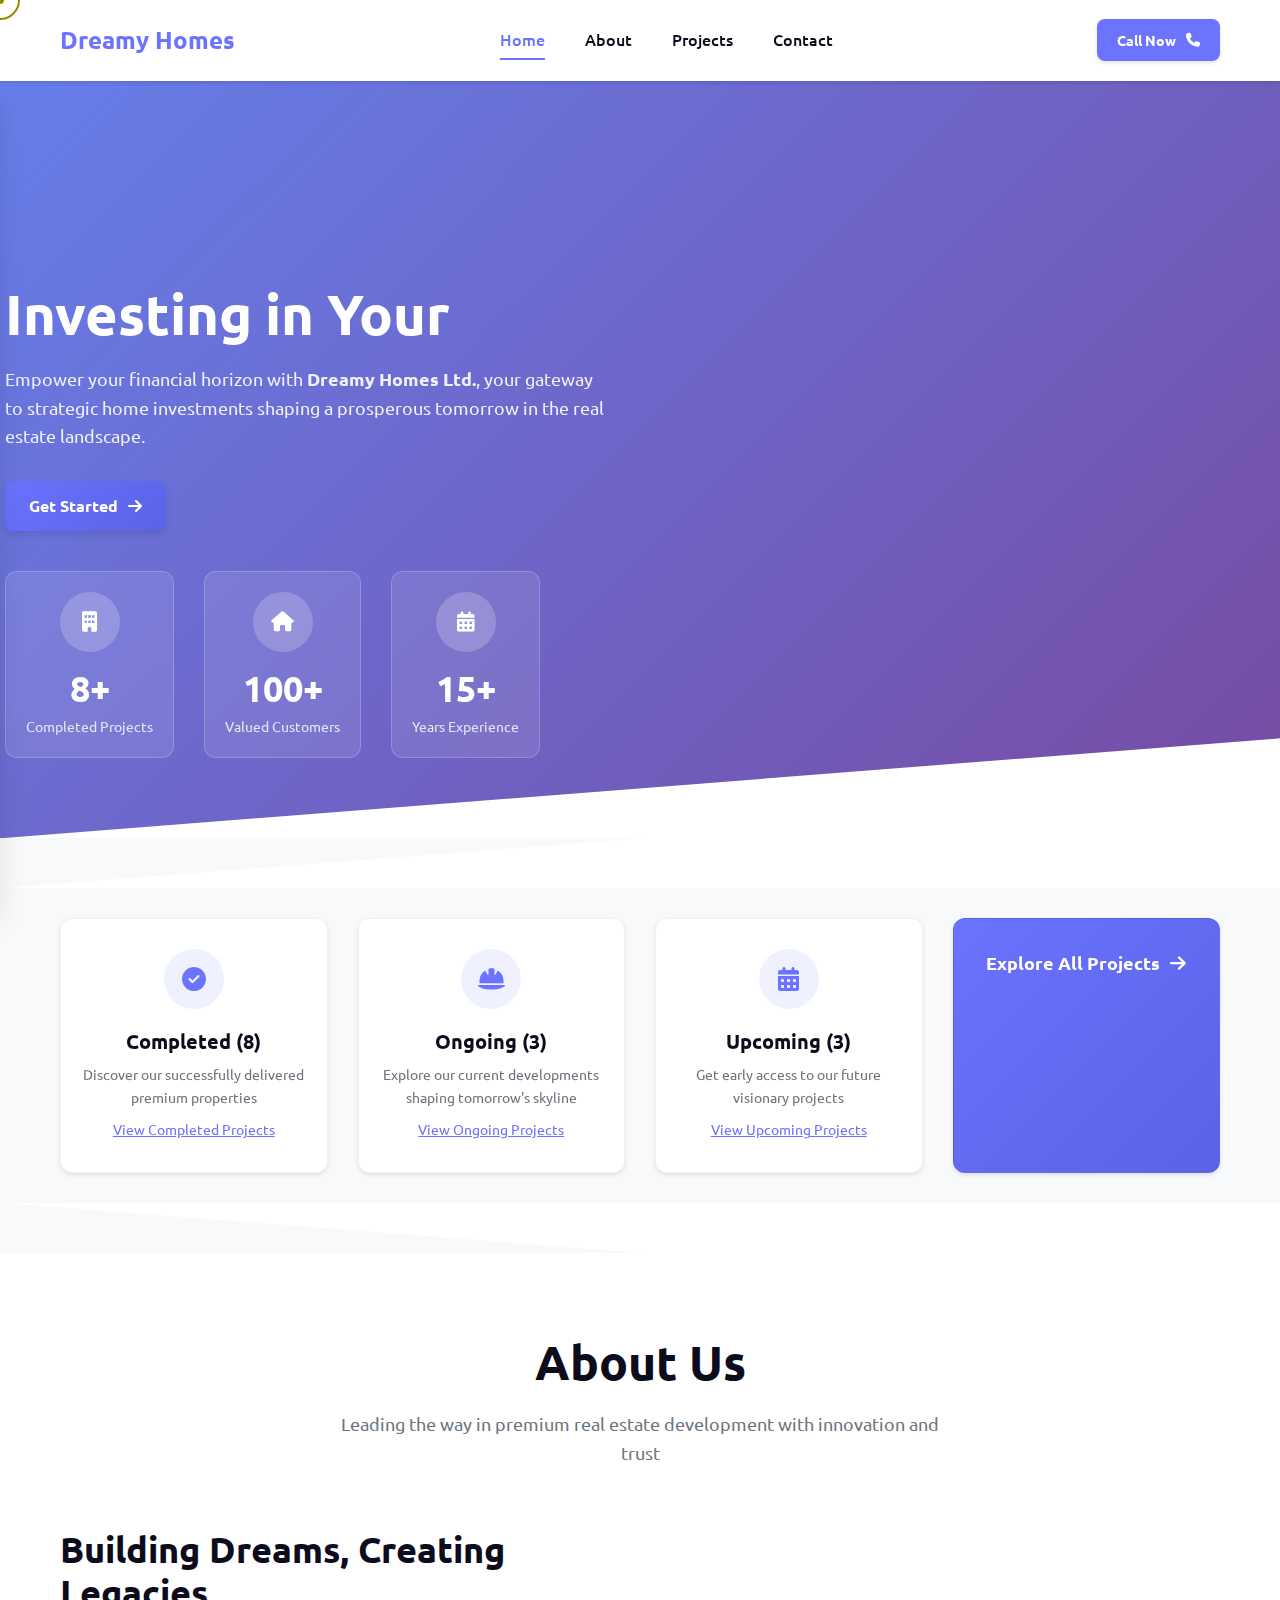
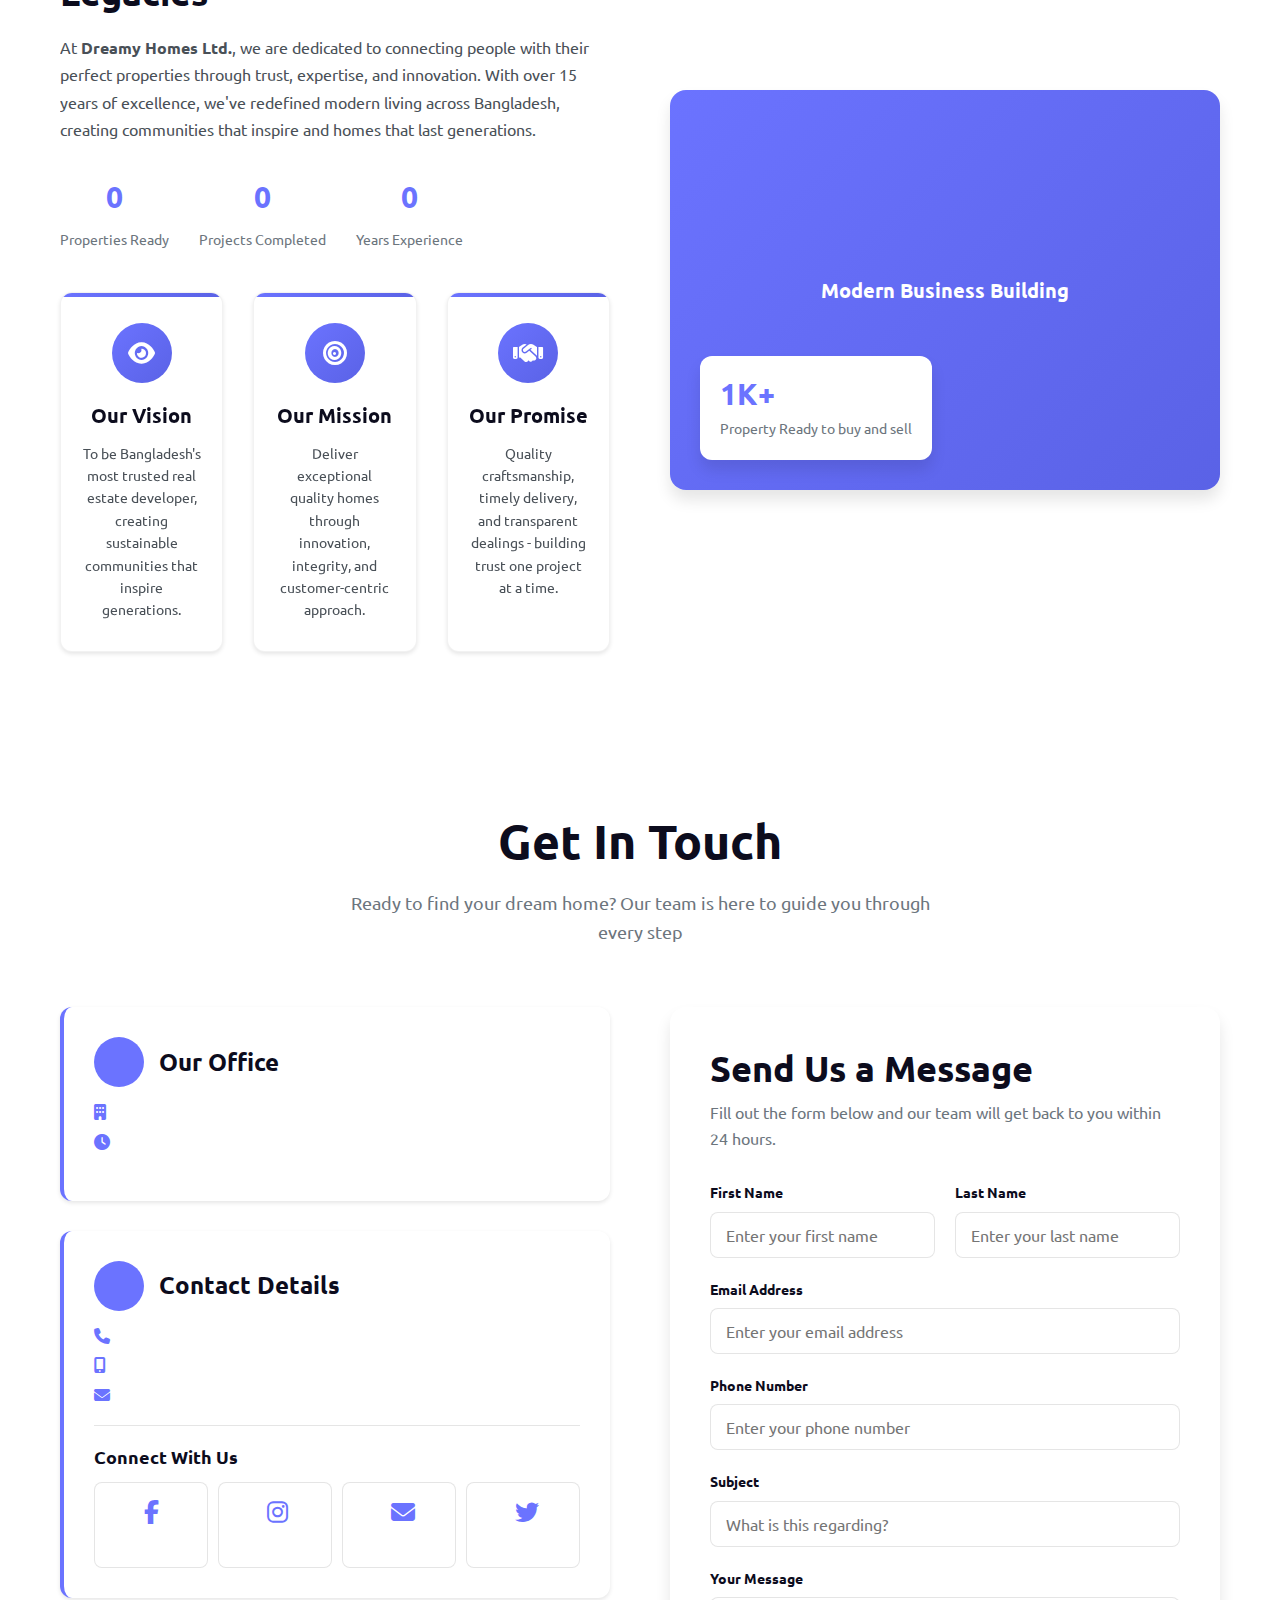
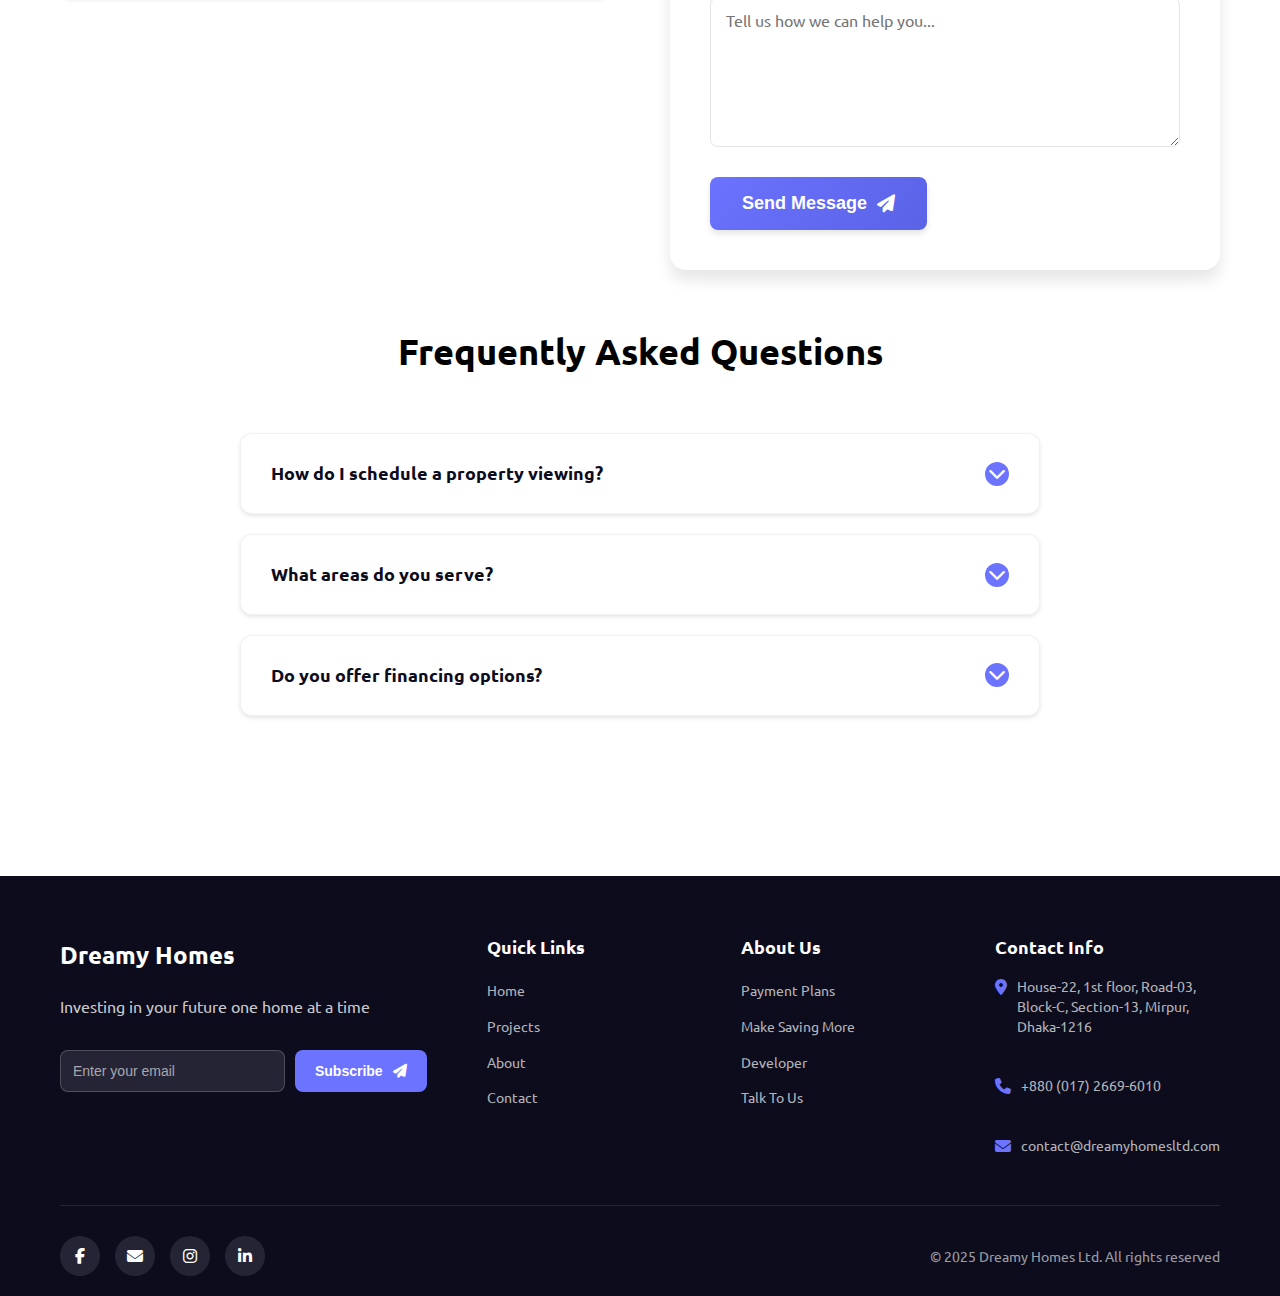
<file: index.html>
<!DOCTYPE html>
<html lang="en">
<head>
    <meta charset="UTF-8">
    <meta name="viewport" content="width=device-width, initial-scale=1.0">
    <title>Dreamy Homes Ltd. | Premium Real Estate</title>
    <link rel="stylesheet" href="https://cdnjs.cloudflare.com/ajax/libs/font-awesome/6.4.0/css/all.min.css">
    <link rel="preconnect" href="https://fonts.googleapis.com">
    <link rel="preconnect" href="https://fonts.gstatic.com" crossorigin>
    <link href="https://fonts.googleapis.com/css2?family=Ubuntu:wght@300;400;500;600;700&display=swap" rel="stylesheet">
    <style>
        /* ===== CSS RESET & VARIABLES ===== */
        * {
            margin: 0;
            padding: 0;
            box-sizing: border-box;
        }

        :root {
            --primary: #6b73ff;
            --primary-dark: #5a62e6;
            --primary-light: #8a90ff;
            --white: #ffffff;
            --black: #000000;
            --dark: #0c0c1d;
            --gray-light: #f8f9fb;
            --gray: #6c757d;
            --gray-dark: #495057;
            --success: #28a745;
            --warning: #ffc107;
            
            --shadow-sm: 0 2px 4px rgba(0,0,0,0.1);
            --shadow-md: 0 4px 6px rgba(0,0,0,0.1);
            --shadow-lg: 0 10px 15px rgba(0,0,0,0.1);
            --shadow-xl: 0 20px 25px rgba(0,0,0,0.1);
            
            --border-radius: 8px;
            --border-radius-lg: 12px;
            --border-radius-xl: 16px;
            
            --transition: all 0.3s cubic-bezier(0.4, 0, 0.2, 1);
            --transition-slow: all 0.5s cubic-bezier(0.4, 0, 0.2, 1);
            
            /* New effect variables */
            --gradient-1: linear-gradient(135deg, #667eea 0%, #764ba2 100%);
            --gradient-2: linear-gradient(135deg, #f093fb 0%, #f5576c 100%);
            --gradient-3: linear-gradient(135deg, #4facfe 0%, #00f2fe 100%);
            --gradient-glass: linear-gradient(135deg, rgba(255,255,255,0.1), rgba(255,255,255,0.05));
            --shadow-glow: 0 0 20px rgba(107, 115, 255, 0.3);
            --shadow-glow-lg: 0 0 40px rgba(107, 115, 255, 0.5);
        }

        html {
            font-size: 62.5%;
            scroll-behavior: smooth;
        }

        body {
            font-family: 'Ubuntu', sans-serif;
            font-size: 1.6rem;
            line-height: 1.6;
            color: var(--black);
            background: var(--white);
            overflow-x: hidden;
            cursor: none;
        }

        body.loaded {
            cursor: auto;
        }

        /* ===== CUSTOM CURSOR ===== */
        .cursor-dot, .cursor-outline {
            pointer-events: none;
            position: fixed;
            top: 0;
            left: 0;
            transform: translate(-50%, -50%);
            border-radius: 50%;
            z-index: 9999;
            transition: opacity 0.3s ease;
        }

        .cursor-dot {
            width: 8px;
            height: 8px;
            background: var(--primary);
            mix-blend-mode: difference;
        }

        .cursor-outline {
            width: 40px;
            height: 40px;
            border: 2px solid var(--primary);
            mix-blend-mode: difference;
            transition: all 0.1s ease-out;
        }

        .cursor-dot.hidden, .cursor-outline.hidden {
            opacity: 0;
        }

        .cursor-outline.hover {
            transform: translate(-50%, -50%) scale(1.5);
            border-color: var(--primary-light);
        }

        /* ===== BACKGROUND ELEMENTS ===== */
        .background-elements {
            position: fixed;
            top: 0;
            left: 0;
            width: 100%;
            height: 100%;
            pointer-events: none;
            z-index: -1;
            overflow: hidden;
        }

        .floating-shape {
            position: absolute;
            border-radius: 50%;
            background: var(--gradient-1);
            opacity: 0.1;
            animation: float 6s ease-in-out infinite;
        }

        .shape-1 {
            width: 200px;
            height: 200px;
            top: 10%;
            left: 10%;
            animation-delay: 0s;
        }

        .shape-2 {
            width: 150px;
            height: 150px;
            top: 60%;
            right: 10%;
            animation-delay: 2s;
            background: var(--gradient-2);
        }

        .shape-3 {
            width: 100px;
            height: 100px;
            bottom: 20%;
            left: 20%;
            animation-delay: 4s;
            background: var(--gradient-3);
        }

        @keyframes float {
            0%, 100% { 
                transform: translateY(0) rotate(0deg); 
            }
            50% { 
                transform: translateY(-20px) rotate(180deg); 
            }
        }

        /* ===== TYPOGRAPHY ===== */
        h1, h2, h3, h4, h5, h6 {
            font-weight: 700;
            line-height: 1.2;
            margin-bottom: 1rem;
        }

        h1 { font-size: 5.6rem; }
        h2 { font-size: 4.8rem; }
        h3 { font-size: 3.6rem; }
        h4 { font-size: 2.4rem; }
        h5 { font-size: 2rem; }
        h6 { font-size: 1.8rem; }

        p {
            margin-bottom: 1.5rem;
            color: var(--gray-dark);
        }

        /* ===== BUTTON STYLES ===== */
        .btn-primary, .btn-secondary {
            display: inline-flex;
            align-items: center;
            gap: 1rem;
            padding: 1.2rem 2.4rem;
            border: none;
            border-radius: var(--border-radius);
            font-weight: 600;
            font-size: 1.6rem;
            text-decoration: none;
            transition: var(--transition);
            cursor: pointer;
            position: relative;
            overflow: hidden;
        }

        .btn-primary {
            background: linear-gradient(135deg, var(--primary), var(--primary-dark));
            color: var(--white);
            box-shadow: var(--shadow-md);
        }

        .btn-primary:hover {
            transform: translateY(-2px);
            box-shadow: var(--shadow-lg);
            background: linear-gradient(135deg, var(--primary-dark), var(--primary));
        }

        .btn-primary.large {
            padding: 1.6rem 3.2rem;
            font-size: 1.8rem;
        }

        .btn-secondary {
            background: transparent;
            color: var(--primary);
            border: 2px solid var(--primary);
        }

        .btn-secondary:hover {
            background: var(--primary);
            color: var(--white);
            transform: translateY(-2px);
            box-shadow: var(--shadow-md);
        }

        /* ===== HEADER STYLES ===== */
        header {
            position: fixed;
            top: 0;
            left: 0;
            width: 100%;
            background: rgba(255, 255, 255, 0.95);
            backdrop-filter: blur(20px);
            border-bottom: 1px solid rgba(255, 255, 255, 0.2);
            box-shadow: var(--shadow-sm);
            z-index: 1000;
            transition: var(--transition);
        }

        .header-container {
            max-width: 1200px;
            margin: 0 auto;
            padding: 0 2rem;
            display: flex;
            align-items: center;
            justify-content: space-between;
            height: 8rem;
        }

        .logo img {
            height: 4rem;
            width: auto;
            transition: var(--transition);
        }

        .logo:hover img {
            transform: scale(1.05);
        }

        /* Desktop Navigation */
        .desktop-nav {
            flex: 1;
            display: flex;
            justify-content: center;
        }

        .nav-menu {
            display: flex;
            list-style: none;
            gap: 4rem;
        }

        .nav-menu li a {
            text-decoration: none;
            color: var(--dark);
            font-weight: 500;
            font-size: 1.6rem;
            padding: 1rem 0;
            position: relative;
            transition: var(--transition);
            overflow: hidden;
        }

        .nav-underline {
            position: absolute;
            bottom: 0;
            left: 0;
            width: 0;
            height: 2px;
            background: var(--primary);
            transition: width 0.3s cubic-bezier(0.4, 0, 0.2, 1);
            transform-origin: left;
        }

        .nav-menu li a:hover .nav-underline,
        .nav-menu li a.active .nav-underline {
            width: 100%;
        }

        .nav-menu li a:hover,
        .nav-menu li a.active {
            color: var(--primary);
        }

        /* Call Now Button */
        .call-now-btn {
            display: flex;
            align-items: center;
            gap: 1rem;
            padding: 1rem 2rem;
            background: var(--primary);
            color: var(--white);
            text-decoration: none;
            border-radius: var(--border-radius);
            font-weight: 600;
            font-size: 1.4rem;
            transition: var(--transition);
            box-shadow: var(--shadow-sm);
            position: relative;
            overflow: hidden;
        }

        .call-now-btn:hover {
            background: var(--primary-dark);
            transform: translateY(-2px);
            box-shadow: var(--shadow-md);
        }

        /* Mobile Menu Button */
        .mobile-menu-btn {
            display: none;
            flex-direction: column;
            background: none;
            border: none;
            cursor: pointer;
            padding: 0.5rem;
            width: 4rem;
            height: 4rem;
            justify-content: center;
            align-items: center;
            border-radius: var(--border-radius);
            transition: var(--transition);
        }

        .mobile-menu-btn:hover {
            background: rgba(107, 115, 255, 0.1);
        }

        .bar {
            width: 2.5rem;
            height: 0.3rem;
            background: var(--dark);
            margin: 0.2rem 0;
            transition: var(--transition);
            border-radius: 2px;
        }

        .mobile-menu-btn:hover .bar {
            background: var(--primary);
        }

        .mobile-menu-btn.active .bar:nth-child(1) {
            transform: rotate(45deg) translate(0.6rem, 0.6rem);
            background: var(--primary);
        }

        .mobile-menu-btn.active .bar:nth-child(2) {
            opacity: 0;
        }

        .mobile-menu-btn.active .bar:nth-child(3) {
            transform: rotate(-45deg) translate(0.6rem, -0.6rem);
            background: var(--primary);
        }

        /* Mobile Navigation */
        .mobile-nav {
            position: fixed;
            top: 8rem;
            left: 0;
            width: 85%;
            max-width: 40rem;
            height: calc(100vh - 8rem);
            background: rgba(255, 255, 255, 0.98);
            backdrop-filter: blur(30px);
            box-shadow: var(--shadow-xl);
            transform: translateX(-100%);
            transition: var(--transition-slow);
            z-index: 999;
            display: flex;
            flex-direction: column;
            border-right: 1px solid rgba(255, 255, 255, 0.3);
        }

        .mobile-nav.active {
            transform: translateX(0);
        }

        .mobile-nav-menu {
            list-style: none;
            padding: 4rem 2.5rem;
            flex: 1;
            display: flex;
            flex-direction: column;
            gap: 1rem;
        }

        .mobile-nav-menu li {
            opacity: 0;
            transform: translateX(-2rem);
            transition: var(--transition);
        }

        .mobile-nav.active .mobile-nav-menu li {
            opacity: 1;
            transform: translateX(0);
        }

        .mobile-nav.active .mobile-nav-menu li:nth-child(1) { transition-delay: 0.1s; }
        .mobile-nav.active .mobile-nav-menu li:nth-child(2) { transition-delay: 0.15s; }
        .mobile-nav.active .mobile-nav-menu li:nth-child(3) { transition-delay: 0.2s; }
        .mobile-nav.active .mobile-nav-menu li:nth-child(4) { transition-delay: 0.25s; }

        .mobile-nav-menu li a {
            display: flex;
            align-items: center;
            padding: 1.5rem 2rem;
            text-decoration: none;
            color: var(--dark);
            font-weight: 600;
            font-size: 1.6rem;
            border-radius: var(--border-radius);
            transition: var(--transition);
            background: rgba(255, 255, 255, 0.8);
        }

        .mobile-nav-menu li a:hover,
        .mobile-nav-menu li a.active {
            color: var(--primary);
            background: rgba(107, 115, 255, 0.1);
            transform: translateX(0.5rem);
        }

        .mobile-nav-menu li a i {
            margin-right: 1.2rem;
            font-size: 1.8rem;
            width: 2rem;
            text-align: center;
        }

        .mobile-call-btn {
            display: flex;
            align-items: center;
            justify-content: center;
            gap: 1rem;
            margin: 2rem;
            padding: 1.5rem;
            background: var(--primary);
            color: var(--white);
            text-decoration: none;
            border-radius: var(--border-radius);
            font-weight: 600;
            font-size: 1.6rem;
            transition: var(--transition);
            opacity: 0;
            transform: translateY(1rem);
        }

        .mobile-nav.active .mobile-call-btn {
            opacity: 1;
            transform: translateY(0);
            transition-delay: 0.3s;
        }

        .mobile-call-btn:hover {
            background: var(--primary-dark);
            transform: translateY(-2px);
        }

        /* Overlay */
        .overlay {
            position: fixed;
            top: 0;
            left: 0;
            width: 100%;
            height: 100%;
            background: rgba(0, 0, 0, 0.5);
            backdrop-filter: blur(5px);
            z-index: 998;
            display: none;
            opacity: 0;
            transition: var(--transition);
        }

        .overlay.active {
            display: block;
            opacity: 1;
        }

        /* Body scroll lock */
        body.menu-open {
            overflow: hidden;
        }

        /* Main Content Spacing */
        main {
            margin-top: 8rem;
        }

        /* ===== CONTAINER ===== */
        .container {
            max-width: 1200px;
            margin: 0 auto;
            padding: 0 2rem;
        }

        /* ===== HERO SECTION ===== */
        .hero {
            position: relative;
            min-height: 80vh;
            display: flex;
            align-items: center;
            background: linear-gradient(135deg, #667eea 0%, #764ba2 100%);
            overflow: hidden;
        }

        .hero-content {
            position: relative;
            z-index: 2;
            width: 100%;
            padding: 8rem 0;
            transform: translateX(5px); /* Moved content slightly to the right */
        }

        .hero-text {
            max-width: 60rem;
            margin-bottom: 4rem;
        }

        .hero-title {
            font-size: 5.6rem;
            color: var(--white);
            margin-bottom: 2rem;
            line-height: 1.1;
        }

        .hero-title .title-line {
            display: block;
            overflow: hidden;
        }

        .hero-title .title-line span {
            display: block;
            transform: translateY(100%);
            animation: textReveal 0.8s cubic-bezier(0.4, 0, 0.2, 1) forwards;
        }

        .hero-title .title-line:nth-child(2) span {
            animation-delay: 0.2s;
        }

        @keyframes textReveal {
            to {
                transform: translateY(0);
            }
        }

        .hero-description {
            font-size: 1.8rem;
            color: rgba(255, 255, 255, 0.9);
            margin-bottom: 3rem;
            line-height: 1.6;
        }

        .hero-stats {
            display: flex;
            gap: 3rem;
            margin-top: 4rem;
        }

        .stat-card {
            background: rgba(255, 255, 255, 0.1);
            backdrop-filter: blur(10px);
            padding: 2rem;
            border-radius: var(--border-radius-lg);
            border: 1px solid rgba(255, 255, 255, 0.2);
            text-align: center;
            transition: var(--transition);
            position: relative;
            overflow: hidden;
            transform-style: preserve-3d;
        }

        .stat-card:hover {
            transform: translateY(-5px);
            background: rgba(255, 255, 255, 0.2);
        }

        .stat-icon {
            width: 60px;
            height: 60px;
            background: rgba(255, 255, 255, 0.2);
            border-radius: 50%;
            display: flex;
            align-items: center;
            justify-content: center;
            margin: 0 auto 1.5rem;
            transition: var(--transition);
        }

        .stat-icon i {
            font-size: 2rem;
            color: var(--white);
        }

        .stat-glow {
            position: absolute;
            top: 0;
            left: -100%;
            width: 100%;
            height: 100%;
            background: linear-gradient(90deg, transparent, rgba(255,255,255,0.4), transparent);
            transition: left 0.6s ease;
        }

        .stat-card:hover .stat-glow {
            left: 100%;
        }

        .stat-card h3 {
            font-size: 3.6rem;
            color: var(--white);
            margin-bottom: 0.5rem;
        }

        .stat-card p {
            color: rgba(255, 255, 255, 0.8);
            margin: 0;
            font-size: 1.4rem;
        }

        .hero-background {
            position: absolute;
            top: 0;
            left: 0;
            width: 100%;
            height: 100%;
            z-index: 1;
        }

        .hero-image {
            width: 100%;
            height: 100%;
            background: linear-gradient(135deg, #667eea 0%, #764ba2 100%);
            opacity: 0.3;
        }

        .hero-angle {
            position: absolute;
            bottom: 0;
            left: 0;
            width: 100%;
            height: 100px;
            background: var(--white);
            clip-path: polygon(0 100%, 100% 0, 100% 100%, 0 100%);
            z-index: 3;
        }

        /* ===== PROJECTS OVERVIEW ===== */
        .projects-overview {
            padding: 8rem 0;
            background: var(--gray-light);
            position: relative;
        }

        .angle-divider {
            position: absolute;
            left: 0;
            width: 100%;
            height: 100px;
            background: var(--white);
            z-index: 2;
        }

        .angle-divider.top {
            top: -50px;
            clip-path: polygon(0 100%, 100% 0, 100% 100%, 0 100%);
        }

        .angle-divider.bottom {
            bottom: -50px;
            clip-path: polygon(0 0, 100% 0, 100% 100%, 0 0);
        }

        .overview-grid {
            display: grid;
            grid-template-columns: repeat(auto-fit, minmax(250px, 1fr));
            gap: 3rem;
        }

        .overview-card {
            background: var(--white);
            padding: 3rem 2rem;
            border-radius: var(--border-radius-lg);
            text-align: center;
            transition: var(--transition);
            box-shadow: var(--shadow-sm);
            border: 1px solid rgba(0, 0, 0, 0.05);
            position: relative;
            overflow: hidden;
            transform-style: preserve-3d;
        }

        .overview-card:hover {
            transform: translateY(-5px);
            box-shadow: var(--shadow-lg);
        }

        .overview-card.explore-all {
            background: linear-gradient(135deg, var(--primary), var(--primary-dark));
            color: var(--white);
        }

        .card-icon {
            width: 6rem;
            height: 6rem;
            background: rgba(107, 115, 255, 0.1);
            border-radius: 50%;
            display: flex;
            align-items: center;
            justify-content: center;
            margin: 0 auto 2rem;
            transition: var(--transition);
            position: relative;
        }

        .overview-card:hover .card-icon {
            transform: scale(1.1);
            background: rgba(107, 115, 255, 0.2);
        }

        .card-icon i {
            font-size: 2.4rem;
            color: var(--primary);
        }

        .overview-card.explore-all .card-icon {
            background: rgba(255, 255, 255, 0.2);
        }

        .overview-card.explore-all .card-icon i {
            color: var(--white);
        }

        .icon-pulse {
            position: absolute;
            top: 50%;
            left: 50%;
            transform: translate(-50%, -50%);
            width: 80px;
            height: 80px;
            border: 2px solid var(--primary);
            border-radius: 50%;
            opacity: 0;
            animation: pulse 2s infinite;
        }

        @keyframes pulse {
            0% {
                transform: translate(-50%, -50%) scale(0.8);
                opacity: 1;
            }
            100% {
                transform: translate(-50%, -50%) scale(1.2);
                opacity: 0;
            }
        }

        .overview-card h4 {
            font-size: 2rem;
            margin-bottom: 1rem;
            color: var(--dark);
        }

        .overview-card.explore-all h4 {
            color: var(--white);
        }

        .overview-card p {
            color: var(--gray);
            margin: 0;
            font-size: 1.4rem;
        }

        .overview-card.explore-all p {
            color: rgba(255, 255, 255, 0.9);
        }

        .card-hover-effect {
            position: absolute;
            top: 0;
            left: -100%;
            width: 100%;
            height: 100%;
            background: linear-gradient(90deg, transparent, rgba(107, 115, 255, 0.1), transparent);
            transition: left 0.6s ease;
        }

        .overview-card:hover .card-hover-effect {
            left: 100%;
        }

        .explore-link {
            display: flex;
            align-items: center;
            justify-content: center;
            gap: 1rem;
            color: var(--white);
            text-decoration: none;
            font-weight: 600;
            font-size: 1.8rem;
            transition: var(--transition);
        }

        .explore-link:hover {
            transform: translateX(5px);
        }

        /* ===== ABOUT SECTION ===== */
        .about-section {
            padding: 8rem 0;
            background: var(--white);
        }

        .section-header {
            text-align: center;
            max-width: 60rem;
            margin: 0 auto 6rem;
        }

        .section-header h2 {
            font-size: 4.8rem;
            color: var(--dark);
            margin-bottom: 2rem;
        }

        .section-header p {
            font-size: 1.8rem;
            color: var(--gray);
            line-height: 1.6;
        }

        .about-content {
            display: grid;
            grid-template-columns: 1fr 1fr;
            gap: 6rem;
            align-items: center;
        }

        .about-text h3 {
            font-size: 3.6rem;
            color: var(--dark);
            margin-bottom: 2rem;
        }

        .about-description {
            font-size: 1.6rem;
            line-height: 1.7;
            margin-bottom: 3rem;
        }

        .achievement-stats {
            display: flex;
            gap: 3rem;
            margin: 3rem 0;
        }

        .achievement {
            text-align: center;
        }

        .achievement .number {
            display: block;
            font-size: 3rem;
            font-weight: 700;
            color: var(--primary);
            margin-bottom: 0.5rem;
            transition: all 0.3s ease;
        }

        .achievement .label {
            font-size: 1.4rem;
            color: var(--gray);
        }

        .moto-grid {
            display: grid;
            grid-template-columns: repeat(3, 1fr);
            gap: 3rem;
            margin-top: 4rem;
        }

        .moto-card {
            background: var(--white);
            padding: 3rem 2rem;
            border-radius: var(--border-radius-lg);
            text-align: center;
            box-shadow: var(--shadow-sm);
            border: 1px solid rgba(0, 0, 0, 0.05);
            transition: var(--transition);
            position: relative;
            overflow: hidden;
        }

        .moto-card:hover {
            transform: translateY(-5px);
            box-shadow: var(--shadow-lg);
        }

        .moto-card::before {
            content: '';
            position: absolute;
            top: 0;
            left: 0;
            width: 100%;
            height: 4px;
            background: linear-gradient(to right, var(--primary), var(--primary-dark));
        }

        .moto-icon {
            width: 6rem;
            height: 6rem;
            background: linear-gradient(135deg, var(--primary), var(--primary-dark));
            border-radius: 50%;
            display: flex;
            align-items: center;
            justify-content: center;
            margin: 0 auto 2rem;
            color: var(--white);
            font-size: 2.4rem;
            transition: var(--transition);
        }

        .moto-card:hover .moto-icon {
            transform: scale(1.1);
        }

        .moto-card h4 {
            font-size: 2rem;
            margin-bottom: 1.5rem;
            color: var(--dark);
        }

        .moto-card p {
            font-size: 1.4rem;
            line-height: 1.6;
            color: var(--gray-dark);
            margin: 0;
        }

        .about-visual {
            position: relative;
        }

        .image-container {
            position: relative;
            border-radius: var(--border-radius-xl);
            overflow: hidden;
            box-shadow: var(--shadow-lg);
            transform-style: preserve-3d;
        }

        .image-container img {
            width: 100%;
            height: 40rem;
            object-fit: cover;
            transition: var(--transition-slow);
        }

        .image-container:hover img {
            transform: scale(1.05);
        }

        .image-shine {
            position: absolute;
            top: 0;
            left: -100%;
            width: 50%;
            height: 100%;
            background: linear-gradient(90deg, transparent, rgba(255,255,255,0.4), transparent);
            transform: skewX(-20deg);
            transition: left 0.6s ease;
        }

        .image-container:hover .image-shine {
            left: 200%;
        }

        .floating-card {
            position: absolute;
            bottom: 3rem;
            left: 3rem;
            background: var(--white);
            padding: 2rem;
            border-radius: var(--border-radius-lg);
            box-shadow: var(--shadow-lg);
            animation: floatCard 4s ease-in-out infinite;
        }

        @keyframes floatCard {
            0%, 100% { 
                transform: translateY(0) rotate(0deg); 
            }
            33% { 
                transform: translateY(-10px) rotate(1deg); 
            }
            66% { 
                transform: translateY(-5px) rotate(-1deg); 
            }
        }

        .floating-card h4 {
            font-size: 3rem;
            color: var(--primary);
            margin-bottom: 0.5rem;
        }

        .floating-card p {
            margin: 0;
            font-size: 1.4rem;
            color: var(--gray);
        }

        /* ===== CONTACT SECTION ===== */
        .contact-section {
            padding: clamp(6rem, 8vw, 8rem) 0;
            background: var(--white);
        }

        .contact-content {
            display: grid;
            grid-template-columns: 1fr;
            gap: clamp(4rem, 6vw, 6rem);
        }

        @media (min-width: 992px) {
            .contact-content {
                grid-template-columns: 1fr 1fr;
            }
        }

        .contact-info {
            display: flex;
            flex-direction: column;
            gap: 3rem;
        }

        .contact-card {
            background: var(--white);
            padding: 3rem;
            border-radius: var(--border-radius-lg);
            transition: var(--transition);
            box-shadow: var(--shadow-sm);
            border-left: 4px solid var(--primary);
        }

        .contact-card:hover {
            transform: translateY(-5px);
            box-shadow: var(--shadow-lg);
        }

        .contact-card-header {
            display: flex;
            align-items: center;
            gap: 1.5rem;
            margin-bottom: 1.5rem;
        }

        .contact-icon {
            width: 5rem;
            height: 5rem;
            background: var(--primary);
            border-radius: 50%;
            display: flex;
            align-items: center;
            justify-content: center;
            color: var(--white);
            font-size: 2rem;
        }

        .contact-card h3 {
            font-size: 2.4rem;
            color: var(--dark);
            margin: 0;
        }

        .contact-details {
            display: flex;
            flex-direction: column;
            gap: 1rem;
        }

        .contact-detail {
            display: flex;
            align-items: flex-start;
            gap: 1rem;
            font-size: 1.6rem;
            color: var(--black);
        }

        .contact-detail i {
            color: var(--primary);
            margin-top: 0.3rem;
            width: 1.6rem;
        }

        .social-contact {
            margin-top: 2rem;
            padding-top: 2rem;
            border-top: 1px solid rgba(0, 0, 0, 0.1);
        }

        .social-contact h4 {
            font-size: 1.8rem;
            margin-bottom: 1.5rem;
            color: var(--dark);
        }

        .social-links-grid {
            display: grid;
            grid-template-columns: repeat(4, 1fr);
            gap: 1rem;
        }

        .social-link {
            display: flex;
            flex-direction: column;
            align-items: center;
            padding: 1.5rem;
            background: var(--white);
            border-radius: var(--border-radius);
            text-decoration: none;
            color: var(--gray-dark);
            transition: var(--transition);
            text-align: center;
            border: 1px solid rgba(0, 0, 0, 0.1);
        }

        .social-link:hover {
            transform: translateY(-3px);
            box-shadow: var(--shadow-md);
        }

        .social-link.facebook:hover {
            background: #1877f2;
            color: white;
        }

        .social-link.instagram:hover {
            background: linear-gradient(45deg, #f09433, #e6683c, #dc2743, #cc2366, #bc1888);
            color: white;
        }

        .social-link.gmail:hover {
            background: #d44638;
            color: white;
        }

        .social-link.twitter:hover {
            background: #1da1f2;
            color: white;
        }

        .social-icon {
            font-size: 2.4rem;
            margin-bottom: 0.8rem;
        }

        .social-name {
            font-size: 1.2rem;
            font-weight: 600;
            color: var(--black);
        }

        /* Contact Form Styles */
        .contact-form-container {
            background: var(--white);
            padding: 4rem;
            border-radius: var(--border-radius-xl);
            box-shadow: var(--shadow-lg);
        }

        .form-header {
            margin-bottom: 3rem;
        }

        .form-header h2 {
            font-size: 3.6rem;
            color: var(--dark);
            margin-bottom: 1rem;
        }

        .form-header p {
            font-size: 1.6rem;
            color: var(--gray);
        }

        .contact-form {
            display: flex;
            flex-direction: column;
            gap: 2rem;
        }

        .form-group {
            display: flex;
            flex-direction: column;
            gap: 0.8rem;
        }

        .form-group label {
            font-weight: 600;
            color: var(--dark);
            font-size: 1.4rem;
        }

        .form-control {
            padding: 1.2rem 1.5rem;
            border: 1px solid rgba(0, 0, 0, 0.1);
            border-radius: var(--border-radius);
            font-family: 'Ubuntu', sans-serif;
            font-size: 1.6rem;
            transition: var(--transition);
            background: var(--white);
            width: 100%;
        }

        .form-control:focus {
            outline: none;
            border-color: var(--primary);
            box-shadow: 0 0 0 3px rgba(107, 115, 255, 0.2);
        }

        textarea.form-control {
            min-height: 15rem;
            resize: vertical;
        }

        .form-row {
            display: grid;
            grid-template-columns: 1fr 1fr;
            gap: 2rem;
        }

        .form-submit {
            margin-top: 1rem;
        }

        /* ===== FAQ SECTION ===== */
        .faq-section {
            padding: 6rem 0;
            background: var(--white);
        }

        .faq-container {
            max-width: 80rem;
            margin: 0 auto;
        }

        .faq-item {
            background: var(--white);
            border-radius: var(--border-radius-lg);
            margin-bottom: 2rem;
            box-shadow: var(--shadow-sm);
            overflow: hidden;
            transition: var(--transition);
            border: 1px solid rgba(0, 0, 0, 0.05);
        }

        .faq-item:hover {
            box-shadow: var(--shadow-md);
        }

        .faq-question {
            padding: 2.5rem 3rem;
            display: flex;
            justify-content: space-between;
            align-items: center;
            cursor: pointer;
            font-weight: 600;
            font-size: 1.8rem;
            color: var(--dark);
            transition: var(--transition);
        }

        .faq-question:hover {
            color: var(--primary);
        }

        .faq-answer {
            padding: 0 3rem;
            max-height: 0;
            overflow: hidden;
            transition: var(--transition);
            color: var(--gray-dark);
            font-size: 1.6rem;
            line-height: 1.7;
        }

        .faq-item.active .faq-answer {
            padding: 0 3rem 2.5rem;
            max-height: 30rem;
        }

        .faq-toggle {
            width: 2.4rem;
            height: 2.4rem;
            display: flex;
            align-items: center;
            justify-content: center;
            border-radius: 50%;
            background: var(--primary);
            color: var(--white);
            transition: var(--transition);
            flex-shrink: 0;
        }

        .faq-item.active .faq-toggle {
            transform: rotate(180deg);
        }

        /* ===== FOOTER ===== */
        .footer {
            background: var(--dark);
            color: var(--white);
            padding: 6rem 0 2rem;
            position: relative;
        }

        .footer-content {
            display: grid;
            grid-template-columns: 1fr 2fr;
            gap: 6rem;
            margin-bottom: 4rem;
        }

        .footer-brand {
            display: flex;
            flex-direction: column;
            gap: 2rem;
        }

        .footer-logo {
            display: flex;
            align-items: center;
        }

        .footer-logo img {
            height: 4rem;
            width: auto;
        }

        .brand-tagline {
            font-size: 1.6rem;
            color: rgba(255, 255, 255, 0.8);
            margin: 0;
        }

        .newsletter {
            margin-top: 1rem;
        }

        .newsletter-form {
            display: flex;
            gap: 1rem;
        }

        .newsletter-form input {
            flex: 1;
            padding: 1.2rem;
            border: 1px solid rgba(255, 255, 255, 0.2);
            border-radius: var(--border-radius);
            background: rgba(255, 255, 255, 0.1);
            color: var(--white);
            font-size: 1.4rem;
        }

        .newsletter-form input::placeholder {
            color: rgba(255, 255, 255, 0.6);
        }

        .newsletter-form button {
            display: flex;
            align-items: center;
            gap: 1rem;
            padding: 1.2rem 2rem;
            background: var(--primary);
            color: var(--white);
            border: none;
            border-radius: var(--border-radius);
            font-weight: 600;
            font-size: 1.4rem;
            cursor: pointer;
            transition: var(--transition);
        }

        .newsletter-form button:hover {
            background: var(--primary-dark);
        }

        .footer-links {
            display: grid;
            grid-template-columns: repeat(3, 1fr);
            gap: 4rem;
        }

        .link-group h4 {
            font-size: 1.8rem;
            color: var(--white);
            margin-bottom: 2rem;
        }

        .link-group ul {
            list-style: none;
        }

        .link-group ul li {
            margin-bottom: 1rem;
        }

        .link-group ul li a {
            color: rgba(255, 255, 255, 0.7);
            text-decoration: none;
            font-size: 1.4rem;
            transition: var(--transition);
        }

        .link-group ul li a:hover {
            color: var(--primary-light);
        }

        .contact-info li {
            display: flex;
            align-items: flex-start;
            gap: 1rem;
            margin-bottom: 1.5rem;
        }

        .contact-info i {
            color: var(--primary);
            margin-top: 0.2rem;
            width: 1.6rem;
        }

        .contact-info span {
            color: rgba(255, 255, 255, 0.7);
            font-size: 1.4rem;
            line-height: 1.4;
        }

        .footer-bottom {
            display: flex;
            justify-content: space-between;
            align-items: center;
            padding-top: 3rem;
            border-top: 1px solid rgba(255, 255, 255, 0.1);
        }

        .social-links {
            display: flex;
            gap: 1.5rem;
        }

        .social-links a {
            width: 4rem;
            height: 4rem;
            background: rgba(255, 255, 255, 0.1);
            border-radius: 50%;
            display: flex;
            align-items: center;
            justify-content: center;
            color: var(--white);
            text-decoration: none;
            transition: var(--transition);
        }

        .social-links a:hover {
            background: var(--primary);
            transform: translateY(-2px);
        }

        .copyright {
            font-size: 1.4rem;
            color: rgba(255, 255, 255, 0.6);
        }

        /* ===== ENHANCED BUTTON EFFECTS ===== */
        .btn-shine {
            position: absolute;
            top: 0;
            left: -100%;
            width: 50%;
            height: 100%;
            background: linear-gradient(90deg, transparent, rgba(255,255,255,0.4), transparent);
            transform: skewX(-20deg);
            transition: left 0.6s ease;
        }

        .btn-primary:hover .btn-shine {
            left: 200%;
        }

        .btn-ripple {
            position: absolute;
            border-radius: 50%;
            background: rgba(255, 255, 255, 0.6);
            transform: scale(0);
            animation: ripple 0.6s linear;
            pointer-events: none;
        }

        @keyframes ripple {
            to {
                transform: scale(4);
                opacity: 0;
            }
        }

        /* ===== TEXT REVEAL ANIMATIONS ===== */
        [data-text-reveal] {
            overflow: hidden;
        }

        [data-text-reveal] > * {
            transform: translateY(100%);
            animation: textReveal 0.8s cubic-bezier(0.4, 0, 0.2, 1) forwards;
        }

        /* ===== MAGNETIC EFFECT ===== */
        [data-magnetic] {
            transition: transform 0.3s cubic-bezier(0.4, 0, 0.2, 1);
        }

        [data-magnetic]:hover {
            transform: scale(1.05);
        }

        /* ===== RESPONSIVE DESIGN ===== */

        /* Tablet Devices (768px - 1024px) */
        @media (max-width: 1024px) {
            html {
                font-size: 58%;
            }
            
            .hero-title {
                font-size: 4.8rem;
            }
            
            .about-content,
            .contact-content {
                gap: 4rem;
            }
            
            .moto-grid {
                grid-template-columns: repeat(2, 1fr);
            }
            
            .footer-content {
                grid-template-columns: 1fr 1.5fr;
                gap: 4rem;
            }
            
            .footer-links {
                grid-template-columns: repeat(2, 1fr);
                gap: 3rem;
            }
        }

        /* Mobile Devices (576px - 768px) */
        @media (max-width: 768px) {
            html {
                font-size: 56%;
            }
            
            .header-container {
                height: 7rem;
            }
            
            .desktop-nav,
            .header-actions .call-now-btn {
                display: none;
            }
            
            .mobile-menu-btn {
                display: flex;
            }
            
            main {
                margin-top: 7rem;
            }
            
            .hero {
                min-height: 70vh;
            }
            
            .hero-content {
                padding: 6rem 0;
            }
            
            .hero-title {
                font-size: 4rem;
            }
            
            .hero-stats {
                flex-direction: column;
                gap: 2rem;
            }
            
            .about-content,
            .contact-content {
                grid-template-columns: 1fr;
                gap: 4rem;
            }
            
            .moto-grid {
                grid-template-columns: 1fr;
            }
            
            .social-links-grid {
                grid-template-columns: repeat(2, 1fr);
            }
            
            .form-row {
                grid-template-columns: 1fr;
            }
            
            .footer-content {
                grid-template-columns: 1fr;
                gap: 4rem;
            }
            
            .footer-links {
                grid-template-columns: 1fr;
                gap: 3rem;
            }
            
            .footer-bottom {
                flex-direction: column;
                gap: 2rem;
                text-align: center;
            }
            
            .cursor-dot, .cursor-outline {
                display: none;
            }
            
            .angle-divider {
                height: 50px;
            }
            
            .angle-divider.top {
                top: -25px;
            }
            
            .angle-divider.bottom {
                bottom: -25px;
            }
        }

        /* Small Mobile Devices (Below 576px) */
        @media (max-width: 576px) {
            html {
                font-size: 54%;
            }
            
            .container {
                padding: 0 1.5rem;
            }
            
            .header-container {
                padding: 0 1.5rem;
            }
            
            .logo img {
                height: 3.5rem;
            }
            
            main {
                margin-top: 7rem;
            }
            
            .hero-title {
                font-size: 3.6rem;
            }
            
            .hero-description {
                font-size: 1.6rem;
            }
            
            .section-header h2 {
                font-size: 3.6rem;
            }
            
            .overview-grid {
                grid-template-columns: 1fr;
            }
            
            .moto-card {
                padding: 2rem 1.5rem;
            }
            
            .floating-card {
                bottom: 2rem;
                left: 2rem;
                right: 2rem;
            }
            
            .newsletter-form {
                flex-direction: column;
            }
            
            .mobile-nav {
                width: 85%;
                max-width: 28rem;
            }
            
            .mobile-nav-menu {
                padding: 3rem 2rem;
            }
            
            .mobile-nav-menu li a {
                padding: 1.2rem 1.5rem;
                font-size: 1.5rem;
            }
        }

        /* Extra Small Devices (Below 400px) */
        @media (max-width: 400px) {
            html {
                font-size: 50%;
            }
            
            .hero-title {
                font-size: 3.2rem;
            }
            
            .btn-primary, .btn-secondary {
                padding: 1rem 2rem;
                font-size: 1.4rem;
            }
            
            .social-links-grid {
                grid-template-columns: 1fr;
            }
        }

        /* ===== PERFORMANCE OPTIMIZATIONS ===== */
        @media (prefers-reduced-motion: reduce) {
            *, *::before, *::after {
                animation-duration: 0.01ms !important;
                animation-iteration-count: 1 !important;
                transition-duration: 0.01ms !important;
            }
        }

        /* Hardware Acceleration */
        [data-tilt], .stat-card, .overview-card, .moto-card, .image-container {
            transform: translateZ(0);
            backface-visibility: hidden;
            perspective: 1000px;
        }
    </style>
</head>
<body>
    <!-- Custom Cursor -->
    <div class="cursor-dot" id="cursorDot"></div>
    <div class="cursor-outline" id="cursorOutline"></div>

    <!-- Animated Background Elements -->
    <div class="background-elements">
        <div class="floating-shape shape-1"></div>
        <div class="floating-shape shape-2"></div>
        <div class="floating-shape shape-3"></div>
    </div>

    <!-- Header -->
    <header>
        <div class="header-container">
            <!-- Logo - Left -->
            <div class="logo">
                <div style="font-size: 2.4rem; font-weight: 700; color: var(--primary);">Dreamy Homes</div>
            </div>

            <!-- Navigation - Center (Desktop) -->
            <nav class="desktop-nav">
                <ul class="nav-menu">
                    <li><a href="#" class="active" data-magnetic>
                        <span class="nav-text">Home</span>
                        <span class="nav-underline"></span>
                    </a></li>
                    <li><a href="#about" data-magnetic>
                        <span class="nav-text">About</span>
                        <span class="nav-underline"></span>
                    </a></li>
                    <li><a href="#projects" data-magnetic>
                        <span class="nav-text">Projects</span>
                        <span class="nav-underline"></span>
                    </a></li>
                    <li><a href="#contact" data-magnetic>
                        <span class="nav-text">Contact</span>
                        <span class="nav-underline"></span>
                    </a></li>
                </ul>
            </nav>

            <!-- Call Now Button - Right (Desktop) -->
            <div class="header-actions">
                <a href="tel:01726-696010" class="call-now-btn" data-magnetic data-ripple>
                    <span>Call Now</span>
                    <i class="fas fa-phone"></i>
                    <div class="btn-ripple"></div>
                </a>

                <!-- Mobile Menu Button -->
                <button class="mobile-menu-btn" id="mobileMenuBtn">
                    <span class="bar"></span>
                    <span class="bar"></span>
                    <span class="bar"></span>
                </button>
            </div>
        </div>

        <!-- Mobile Navigation Dropdown -->
        <nav class="mobile-nav" id="mobileNav">
            <ul class="mobile-nav-menu">
                <li><a href="#" class="active"><i class="fas fa-home"></i>Home</a></li>
                <li><a href="#about"><i class="fas fa-info-circle"></i>About</a></li>
                <li><a href="#projects"><i class="fas fa-building"></i>Projects</a></li>
                <li><a href="#contact"><i class="fas fa-envelope"></i>Contact</a></li>
            </ul>
            <a href="tel:01726-696010" class="mobile-call-btn">
                <i class="fas fa-phone"></i> Call Now: 16760
            </a>
        </nav>
    </header>

    <!-- Overlay -->
    <div class="overlay" id="overlay"></div>

    <main>
        <!-- Hero Section -->
        <section class="hero">
            <div class="hero-content">
                <div class="hero-text">
                    <h1 class="hero-title" data-text-reveal>
                        <span class="title-line">Investing in Your Future</span>
                        <span class="title-line">One Home at a Time</span>
                    </h1>
                    <p class="hero-description" data-text-reveal>
                        Empower your financial horizon with <strong>Dreamy Homes Ltd.</strong>, your gateway to strategic home investments shaping a prosperous tomorrow in the real estate landscape.
                    </p>
                    <a href="#contact" class="btn-primary" data-magnetic data-ripple>
                        <span>Get Started</span>
                        <i class="fas fa-arrow-right"></i>
                        <div class="btn-shine"></div>
                    </a>
                </div>
                
                <div class="hero-stats">
                    <div class="stat-card" data-tilt>
                        <div class="stat-icon">
                            <i class="fas fa-building"></i>
                        </div>
                        <h3>8+</h3>
                        <p>Completed Projects</p>
                        <div class="stat-glow"></div>
                    </div>
                    <div class="stat-card" data-tilt>
                        <div class="stat-icon">
                            <i class="fas fa-home"></i>
                        </div>
                        <h3>100+</h3>
                        <p>Valued Customers</p>
                        <div class="stat-glow"></div>
                    </div>
                    <div class="stat-card" data-tilt>
                        <div class="stat-icon">
                            <i class="fas fa-calendar-alt"></i>
                        </div>
                        <h3>15+</h3>
                        <p>Years Experience</p>
                        <div class="stat-glow"></div>
                    </div>
                </div>
            </div>
            
            <div class="hero-background">
                <div class="hero-image"></div>
                <div class="hero-angle"></div>
            </div>
        </section>

        <!-- Projects Overview -->
        <section class="projects-overview" id="projects">
            <div class="angle-divider top"></div>
            <div class="container">
                <div class="overview-grid">
                    <div class="overview-card" data-tilt>
                        <div class="card-icon">
                            <i class="fas fa-check-circle"></i>
                            <div class="icon-pulse"></div>
                        </div>
                        <h4>Completed (8)</h4>
                        <p>Discover our successfully delivered premium properties</p>
                        <a href="projects.html?section=completed" class="project-link" style="color: var(--primary); font-size: 1.4rem; margin-top: 1rem; display: inline-block;">
                            View Completed Projects
                        </a>
                        <div class="card-hover-effect"></div>
                    </div>
                    <div class="overview-card" data-tilt>
                        <div class="card-icon">
                            <i class="fas fa-hard-hat"></i>
                            <div class="icon-pulse"></div>
                        </div>
                        <h4>Ongoing (3)</h4>
                        <p>Explore our current developments shaping tomorrow's skyline</p>
                        <a href="projects.html?section=ongoing" class="project-link" style="color: var(--primary); font-size: 1.4rem; margin-top: 1rem; display: inline-block;">
                            View Ongoing Projects
                        </a>
                        <div class="card-hover-effect"></div>
                    </div>
                    <div class="overview-card" data-tilt>
                        <div class="card-icon">
                            <i class="fas fa-calendar-alt"></i>
                            <div class="icon-pulse"></div>
                        </div>
                        <h4>Upcoming (3)</h4>
                        <p>Get early access to our future visionary projects</p>
                        <a href="projects.html?section=upcoming" class="project-link" style="color: var(--primary); font-size: 1.4rem; margin-top: 1rem; display: inline-block;">
                            View Upcoming Projects
                        </a>
                        <div class="card-hover-effect"></div>
                    </div>
                    <div class="overview-card explore-all" data-tilt>
                        <a href="projects.html" class="explore-link">
                            <span>Explore All Projects</span>
                            <i class="fas fa-arrow-right"></i>
                        </a>
                        <div class="card-hover-effect"></div>
                    </div>
                </div>
            </div>
            <div class="angle-divider bottom"></div>
        </section>

        <!-- About Section -->
        <section class="about-section" id="about">
            <div class="container">
                <div class="section-header">
                    <h2 data-text-reveal>About Us</h2>
                    <p data-text-reveal>Leading the way in premium real estate development with innovation and trust</p>
                </div>
                
                <div class="about-content">
                    <div class="about-text">
                        <h3 data-text-reveal>Building Dreams, Creating Legacies</h3>
                        <p class="about-description" data-text-reveal>
                            At <strong>Dreamy Homes Ltd.</strong>, we are dedicated to connecting people with their perfect properties through trust, expertise, and innovation. With over 15 years of excellence, we've redefined modern living across Bangladesh, creating communities that inspire and homes that last generations.
                        </p>
                        
                        <div class="achievement-stats">
                            <div class="achievement" data-counter="1000">
                                <span class="number">0</span>
                                <span class="label">Properties Ready</span>
                            </div>
                            <div class="achievement" data-counter="15">
                                <span class="number">0</span>
                                <span class="label">Projects Completed</span>
                            </div>
                            <div class="achievement" data-counter="5">
                                <span class="number">0</span>
                                <span class="label">Years Experience</span>
                            </div>
                        </div>
                        
                        <div class="moto-grid">
                            <div class="moto-card" data-magnetic>
                                <div class="moto-icon">
                                    <i class="fas fa-eye"></i>
                                </div>
                                <h4>Our Vision</h4>
                                <p>To be Bangladesh's most trusted real estate developer, creating sustainable communities that inspire generations.</p>
                            </div>
                            <div class="moto-card" data-magnetic>
                                <div class="moto-icon">
                                    <i class="fas fa-bullseye"></i>
                                </div>
                                <h4>Our Mission</h4>
                                <p>Deliver exceptional quality homes through innovation, integrity, and customer-centric approach.</p>
                            </div>
                            <div class="moto-card" data-magnetic>
                                <div class="moto-icon">
                                    <i class="fas fa-handshake"></i>
                                </div>
                                <h4>Our Promise</h4>
                                <p>Quality craftsmanship, timely delivery, and transparent dealings - building trust one project at a time.</p>
                            </div>
                        </div>
                    </div>
                    
                    <div class="about-visual">
                        <div class="image-container" data-tilt>
                            <div style="width: 100%; height: 40rem; background: linear-gradient(135deg, var(--primary), var(--primary-dark)); display: flex; align-items: center; justify-content: center; color: white; font-size: 2rem; font-weight: 600;">
                                Modern Business Building
                            </div>
                            <div class="floating-card" data-float>
                                <h4>1K+</h4>
                                <p>Property Ready to buy and sell</p>
                            </div>
                            <div class="image-shine"></div>
                        </div>
                    </div>
                </div>
            </div>
        </section>

        <!-- Contact Section -->
        <section class="contact-section" id="contact">
            <div class="container">
                <div class="section-header">
                    <h2 data-text-reveal>Get In Touch</h2>
                    <p data-text-reveal>Ready to find your dream home? Our team is here to guide you through every step</p>
                </div>
                
                <div class="contact-content">
                    <!-- Contact Information -->
                    <div class="contact-info">
                        <div class="contact-card" data-magnetic>
                            <div class="contact-card-header">
                                <div class="contact-icon">
                                    <i class="fas fa-map-marker-alt"></i>
                                </div>
                                <h3>Our Office</h3>
                            </div>
                            <div class="contact-details">
                                <div class="contact-detail">
                                    <i class="fas fa-building"></i>
                                    <span>House-22, 1st floor, Road-03, Block-C, Section-13, Mirpur, Dhaka-1216</span>
                                </div>
                                <div class="contact-detail">
                                    <i class="fas fa-clock"></i>
                                    <span>Monday - Friday: 9:00 AM - 6:00 PM<br>Saturday: 10:00 AM - 4:00 PM</span>
                                </div>
                            </div>
                        </div>

                        <div class="contact-card" data-magnetic>
                            <div class="contact-card-header">
                                <div class="contact-icon">
                                    <i class="fas fa-phone-alt"></i>
                                </div>
                                <h3>Contact Details</h3>
                            </div>
                            <div class="contact-details">
                                <div class="contact-detail">
                                    <i class="fas fa-phone"></i>
                                    <span>+880 (017) 2669-6010</span>
                                </div>
                                <div class="contact-detail">
                                    <i class="fas fa-mobile-alt"></i>
                                    <span>+880 (016) 7283-7307</span>
                                </div>
                                <div class="contact-detail">
                                    <i class="fas fa-envelope"></i>
                                    <span>contact@dreamyhomes.com</span>
                                </div>
                            </div>
                            
                            <!-- Social Media Links -->
                            <div class="social-contact">
                                <h4>Connect With Us</h4>
                                <div class="social-links-grid">
                                    <a href="#" class="social-link facebook">
                                        <i class="fab fa-facebook-f social-icon"></i>
                                        <span class="social-name">Facebook</span>
                                    </a>
                                    <a href="#" class="social-link instagram">
                                        <i class="fab fa-instagram social-icon"></i>
                                        <span class="social-name">Instagram</span>
                                    </a>
                                    <a href="#" class="social-link gmail">
                                        <i class="fas fa-envelope social-icon"></i>
                                        <span class="social-name">Gmail</span>
                                    </a>
                                    <a href="#" class="social-link twitter">
                                        <i class="fab fa-twitter social-icon"></i>
                                        <span class="social-name">Twitter</span>
                                    </a>
                                </div>
                            </div>
                        </div>
                    </div>

                    <!-- Contact Form -->
                    <div class="contact-form-container">
                        <div class="form-header">
                            <h2>Send Us a Message</h2>
                            <p>Fill out the form below and our team will get back to you within 24 hours.</p>
                        </div>
                        <form class="contact-form" id="contactForm">
                            <div class="form-row">
                                <div class="form-group">
                                    <label for="firstName">First Name</label>
                                    <input type="text" id="firstName" class="form-control" placeholder="Enter your first name" required>
                                </div>
                                <div class="form-group">
                                    <label for="lastName">Last Name</label>
                                    <input type="text" id="lastName" class="form-control" placeholder="Enter your last name" required>
                                </div>
                            </div>
                            <div class="form-group">
                                <label for="email">Email Address</label>
                                <input type="email" id="email" class="form-control" placeholder="Enter your email address" required>
                            </div>
                            <div class="form-group">
                                <label for="phone">Phone Number</label>
                                <input type="tel" id="phone" class="form-control" placeholder="Enter your phone number">
                            </div>
                            <div class="form-group">
                                <label for="subject">Subject</label>
                                <input type="text" id="subject" class="form-control" placeholder="What is this regarding?" required>
                            </div>
                            <div class="form-group">
                                <label for="message">Your Message</label>
                                <textarea id="message" class="form-control" placeholder="Tell us how we can help you..." required></textarea>
                            </div>
                            <div class="form-submit">
                                <button type="submit" class="btn-primary large">
                                    <span>Send Message</span>
                                    <i class="fas fa-paper-plane"></i>
                                </button>
                            </div>
                        </form>
                    </div>
                </div>

                <!-- FAQ Section -->
                <div class="faq-section">
                    <div class="section-header">
                        <h3 data-text-reveal>Frequently Asked Questions</h3>
                    </div>
                    
                    <div class="faq-container">
                        <div class="faq-item" data-magnetic>
                            <div class="faq-question">
                                <span>How do I schedule a property viewing?</span>
                                <div class="faq-toggle">
                                    <i class="fas fa-chevron-down"></i>
                                </div>
                            </div>
                            <div class="faq-answer">
                                <p>You can schedule a property viewing by calling our office at +880 (017) 2669-6010, using our online contact form, or by visiting our office during business hours. Our team will coordinate a convenient time for your visit.</p>
                            </div>
                        </div>
                        
                        <div class="faq-item" data-magnetic>
                            <div class="faq-question">
                                <span>What areas do you serve?</span>
                                <div class="faq-toggle">
                                    <i class="fas fa-chevron-down"></i>
                                </div>
                            </div>
                            <div class="faq-answer">
                                <p>Dreamy Homes Ltd. primarily serves the greater Dhaka area, including residential and commercial properties in Mirpur, Gulshan, Banani, Uttara, and surrounding neighborhoods. We also have select properties in other major cities across Bangladesh.</p>
                            </div>
                        </div>
                        
                        <div class="faq-item" data-magnetic>
                            <div class="faq-question">
                                <span>Do you offer financing options?</span>
                                <div class="faq-toggle">
                                    <i class="fas fa-chevron-down"></i>
                                </div>
                            </div>
                            <div class="faq-answer">
                                <p>Yes, we partner with several reputable financial institutions to offer competitive financing options for qualified buyers. Our team can help connect you with mortgage specialists who will guide you through the pre-approval process.</p>
                            </div>
                        </div>
                    </div>
                </div>
            </div>
        </section>

        <!-- Footer -->
        <footer class="footer">
            <div class="container">
                <div class="footer-content">
                    <div class="footer-brand">
                        <div class="footer-logo">
                            <div style="font-size: 2.4rem; font-weight: 700; color: var(--white);">Dreamy Homes</div>
                        </div>
                        <p class="brand-tagline">Investing in your future one home at a time</p>
                        <div class="newsletter">
                            <form class="newsletter-form">
                                <input type="email" placeholder="Enter your email" required>
                                <button type="submit" data-ripple>
                                    <span>Subscribe</span>
                                    <i class="fas fa-paper-plane"></i>
                                </button>
                            </form>
                        </div>
                    </div>

                    <div class="footer-links">
                        <div class="link-group">
                            <h4>Quick Links</h4>
                            <ul>
                                <li><a href="#">Home</a></li>
                                <li><a href="#projects">Projects</a></li>
                                <li><a href="#about">About</a></li>
                                <li><a href="#contact">Contact</a></li>
                            </ul>
                        </div>

                        <div class="link-group">
                            <h4>About Us</h4>
                            <ul>
                                <li><a href="#">Payment Plans</a></li>
                                <li><a href="#">Make Saving More</a></li>
                                <li><a href="#">Developer</a></li>
                                <li><a href="#">Talk To Us</a></li>
                            </ul>
                        </div>

                        <div class="link-group">
                            <h4>Contact Info</h4>
                            <ul class="contact-info">
                                <li>
                                    <i class="fas fa-map-marker-alt"></i>
                                    <span>House-22, 1st floor, Road-03, Block-C, Section-13, Mirpur, Dhaka-1216</span>
                                </li>
                                <li>
                                    <i class="fas fa-phone"></i>
                                    <span>+880 (017) 2669-6010</span>
                                </li>
                                <li>
                                    <i class="fas fa-envelope"></i>
                                    <span>contact@dreamyhomesltd.com</span>
                                </li>
                            </ul>
                        </div>
                    </div>
                </div>

                <div class="footer-bottom">
                    <div class="social-links">
                        <a href="#" data-magnetic data-ripple><i class="fab fa-facebook-f"></i></a>
                        <a href="#" data-magnetic data-ripple><i class="fas fa-envelope"></i></a>
                        <a href="#" data-magnetic data-ripple><i class="fab fa-instagram"></i></a>
                        <a href="#" data-magnetic data-ripple><i class="fab fa-linkedin-in"></i></a>
                    </div>
                    <div class="copyright">
                        &copy; 2025 Dreamy Homes Ltd. All rights reserved
                    </div>
                </div>
            </div>
        </footer>
    </main>

    <script>
        // Enhanced JavaScript with Advanced Interactions

        // Mobile Menu Functionality
        class MobileMenu {
            constructor() {
                this.mobileMenuBtn = document.getElementById('mobileMenuBtn');
                this.mobileNav = document.getElementById('mobileNav');
                this.overlay = document.getElementById('overlay');
                this.body = document.body;
                this.isOpen = false;
                
                this.init();
            }
            
            init() {
                this.addEventListeners();
                this.setAccessibilityAttributes();
            }
            
            addEventListeners() {
                // Menu button click
                this.mobileMenuBtn.addEventListener('click', () => this.toggle());
                
                // Overlay click
                this.overlay.addEventListener('click', () => this.close());
                
                // Mobile links click
                const mobileLinks = document.querySelectorAll('.mobile-nav-menu a, .mobile-call-btn');
                mobileLinks.forEach(link => {
                    link.addEventListener('click', () => this.close());
                });
                
                // Escape key
                document.addEventListener('keydown', (e) => {
                    if (e.key === 'Escape' && this.isOpen) {
                        this.close();
                    }
                });
                
                // Window resize
                window.addEventListener('resize', () => {
                    if (window.innerWidth > 768 && this.isOpen) {
                        this.close();
                    }
                });
            }
            
            setAccessibilityAttributes() {
                this.mobileMenuBtn.setAttribute('aria-label', 'Toggle navigation menu');
                this.mobileMenuBtn.setAttribute('aria-expanded', 'false');
                this.mobileMenuBtn.setAttribute('aria-controls', 'mobileNav');
            }
            
            toggle() {
                if (this.isOpen) {
                    this.close();
                } else {
                    this.open();
                }
            }
            
            open() {
                this.mobileMenuBtn.classList.add('active');
                this.mobileNav.classList.add('active');
                this.overlay.classList.add('active');
                this.body.classList.add('menu-open');
                this.mobileMenuBtn.setAttribute('aria-expanded', 'true');
                this.isOpen = true;
            }
            
            close() {
                this.mobileMenuBtn.classList.remove('active');
                this.mobileNav.classList.remove('active');
                this.overlay.classList.remove('active');
                this.body.classList.remove('menu-open');
                this.mobileMenuBtn.setAttribute('aria-expanded', 'false');
                this.isOpen = false;
            }
        }

        // Smooth Scroll for Anchor Links
        class SmoothScroll {
            constructor() {
                this.init();
            }
            
            init() {
                document.querySelectorAll('a[href^="#"]').forEach(anchor => {
                    anchor.addEventListener('click', (e) => {
                        const href = anchor.getAttribute('href');
                        
                        // Only apply smooth scroll for anchor links on same page
                        if (href !== '#' && href.startsWith('#')) {
                            e.preventDefault();
                            const target = document.querySelector(href);
                            if (target) {
                                target.scrollIntoView({
                                    behavior: 'smooth',
                                    block: 'start'
                                });
                            }
                        }
                    });
                });
            }
        }

        // Header Scroll Effect
        class HeaderScroll {
            constructor() {
                this.header = document.querySelector('header');
                this.lastScrollY = window.scrollY;
                this.init();
            }
            
            init() {
                window.addEventListener('scroll', () => {
                    const currentScrollY = window.scrollY;
                    
                    if (currentScrollY > 100) {
                        this.header.style.background = 'rgba(255, 255, 255, 0.98)';
                        this.header.style.backdropFilter = 'blur(20px)';
                        this.header.style.boxShadow = '0 2px 20px rgba(0, 0, 0, 0.1)';
                    } else {
                        this.header.style.background = 'rgba(255, 255, 255, 0.95)';
                        this.header.style.backdropFilter = 'blur(10px)';
                        this.header.style.boxShadow = '0 2px 4px rgba(0, 0, 0, 0.1)';
                    }
                    
                    this.lastScrollY = currentScrollY;
                });
            }
        }

        // Custom Cursor
        class CustomCursor {
            constructor() {
                this.cursorDot = document.getElementById('cursorDot');
                this.cursorOutline = document.getElementById('cursorOutline');
                this.mouseX = 0;
                this.mouseY = 0;
                this.outlineX = 0;
                this.outlineY = 0;
                this.init();
            }
            
            init() {
                if (window.matchMedia('(pointer: fine)').matches) {
                    this.bindEvents();
                } else {
                    this.hideCursor();
                }
            }
            
            bindEvents() {
                document.addEventListener('mousemove', (e) => {
                    this.mouseX = e.clientX;
                    this.mouseY = e.clientY;
                });
                
                document.addEventListener('mouseenter', () => this.showCursor());
                document.addEventListener('mouseleave', () => this.hideCursor());
                
                // Add hover effects for interactive elements
                const interactiveElements = document.querySelectorAll('a, button, [data-magnetic]');
                interactiveElements.forEach(el => {
                    el.addEventListener('mouseenter', () => this.onElementHover());
                    el.addEventListener('mouseleave', () => this.onElementLeave());
                });
                
                this.animate();
            }
            
            animate() {
                // Dot follows cursor directly
                this.cursorDot.style.left = this.mouseX + 'px';
                this.cursorDot.style.top = this.mouseY + 'px';
                
                // Outline follows with delay
                this.outlineX += (this.mouseX - this.outlineX) * 0.1;
                this.outlineY += (this.mouseY - this.outlineY) * 0.1;
                
                this.cursorOutline.style.left = this.outlineX + 'px';
                this.cursorOutline.style.top = this.outlineY + 'px';
                
                requestAnimationFrame(() => this.animate());
            }
            
            onElementHover() {
                this.cursorOutline.classList.add('hover');
            }
            
            onElementLeave() {
                this.cursorOutline.classList.remove('hover');
            }
            
            showCursor() {
                this.cursorDot.classList.remove('hidden');
                this.cursorOutline.classList.remove('hidden');
            }
            
            hideCursor() {
                this.cursorDot.classList.add('hidden');
                this.cursorOutline.classList.add('hidden');
            }
        }

        // Magnetic Buttons
        class MagneticButtons {
            constructor() {
                this.magneticElements = document.querySelectorAll('[data-magnetic]');
                this.init();
            }
            
            init() {
                this.magneticElements.forEach(element => {
                    element.addEventListener('mousemove', (e) => this.onMouseMove(e, element));
                    element.addEventListener('mouseleave', (e) => this.onMouseLeave(e, element));
                });
            }
            
            onMouseMove(e, element) {
                const rect = element.getBoundingClientRect();
                const x = e.clientX - rect.left;
                const y = e.clientY - rect.top;
                
                const centerX = rect.width / 2;
                const centerY = rect.height / 2;
                
                const deltaX = (x - centerX) * 0.1;
                const deltaY = (y - centerY) * 0.1;
                
                element.style.transform = `translate(${deltaX}px, ${deltaY}px)`;
            }
            
            onMouseLeave(e, element) {
                element.style.transform = 'translate(0, 0)';
            }
        }

        // Tilt Effect
        class TiltEffect {
            constructor() {
                this.tiltElements = document.querySelectorAll('[data-tilt]');
                this.init();
            }
            
            init() {
                this.tiltElements.forEach(element => {
                    element.addEventListener('mousemove', (e) => this.onMouseMove(e, element));
                    element.addEventListener('mouseleave', (e) => this.onMouseLeave(e, element));
                });
            }
            
            onMouseMove(e, element) {
                const rect = element.getBoundingClientRect();
                const x = e.clientX - rect.left;
                const y = e.clientY - rect.top;
                
                const centerX = rect.width / 2;
                const centerY = rect.height / 2;
                
                const deltaX = (x - centerX) / centerX;
                const deltaY = (y - centerY) / centerY;
                
                const tiltX = deltaY * 10;
                const tiltY = -deltaX * 10;
                
                element.style.transform = `perspective(1000px) rotateX(${tiltX}deg) rotateY(${tiltY}deg) scale3d(1.05, 1.05, 1.05)`;
            }
            
            onMouseLeave(e, element) {
                element.style.transform = 'perspective(1000px) rotateX(0) rotateY(0) scale3d(1, 1, 1)';
            }
        }

        // Text Reveal Animation
        class TextReveal {
            constructor() {
                this.observer = null;
                this.init();
            }
            
            init() {
                this.setupIntersectionObserver();
                this.observeElements();
            }
            
            setupIntersectionObserver() {
                this.observer = new IntersectionObserver((entries) => {
                    entries.forEach(entry => {
                        if (entry.isIntersecting) {
                            this.animateText(entry.target);
                            this.observer.unobserve(entry.target);
                        }
                    });
                }, {
                    threshold: 0.1,
                    rootMargin: '0px 0px -50px 0px'
                });
            }
            
            observeElements() {
                const elementsToAnimate = document.querySelectorAll('[data-text-reveal]');
                elementsToAnimate.forEach(el => {
                    this.observer.observe(el);
                });
            }
            
            animateText(element) {
                const children = element.children;
                Array.from(children).forEach((child, index) => {
                    child.style.animationDelay = `${index * 0.1}s`;
                });
            }
        }

        // Counter Animation
        class CounterAnimation {
            constructor() {
                this.observer = null;
                this.init();
            }
            
            init() {
                this.setupIntersectionObserver();
                this.observeElements();
            }
            
            setupIntersectionObserver() {
                this.observer = new IntersectionObserver((entries) => {
                    entries.forEach(entry => {
                        if (entry.isIntersecting) {
                            this.animateCounter(entry.target);
                            this.observer.unobserve(entry.target);
                        }
                    });
                }, {
                    threshold: 0.5
                });
            }
            
            observeElements() {
                const counters = document.querySelectorAll('[data-counter]');
                counters.forEach(counter => {
                    this.observer.observe(counter);
                });
            }
            
            animateCounter(element) {
                const target = parseInt(element.getAttribute('data-counter'));
                const numberElement = element.querySelector('.number');
                const duration = 2000;
                const step = target / (duration / 16);
                
                let current = 0;
                
                const timer = setInterval(() => {
                    current += step;
                    if (current >= target) {
                        current = target;
                        clearInterval(timer);
                    }
                    numberElement.textContent = Math.floor(current);
                }, 16);
            }
        }

        // Ripple Effect
        class RippleEffect {
            constructor() {
                this.init();
            }
            
            init() {
                document.addEventListener('click', (e) => {
                    const target = e.target.closest('[data-ripple]');
                    if (target) {
                        this.createRipple(e, target);
                    }
                });
            }
            
            createRipple(event, element) {
                const rect = element.getBoundingClientRect();
                const size = Math.max(rect.width, rect.height);
                const x = event.clientX - rect.left - size / 2;
                const y = event.clientY - rect.top - size / 2;
                
                const ripple = document.createElement('span');
                ripple.className = 'btn-ripple';
                ripple.style.width = ripple.style.height = size + 'px';
                ripple.style.left = x + 'px';
                ripple.style.top = y + 'px';
                
                element.appendChild(ripple);
                
                setTimeout(() => {
                    ripple.remove();
                }, 600);
            }
        }

        // FAQ Accordion
        class FAQAccordion {
            constructor() {
                this.faqItems = document.querySelectorAll('.faq-item');
                this.init();
            }
            
            init() {
                this.faqItems.forEach(item => {
                    const question = item.querySelector('.faq-question');
                    question.addEventListener('click', () => this.toggleItem(item));
                });
            }
            
            toggleItem(item) {
                // Close all other items
                this.faqItems.forEach(otherItem => {
                    if (otherItem !== item && otherItem.classList.contains('active')) {
                        otherItem.classList.remove('active');
                    }
                });
                
                // Toggle current item
                item.classList.toggle('active');
            }
        }

        // Form Handling
        class FormHandler {
            constructor() {
                this.init();
            }
            
            init() {
                const newsletterForm = document.querySelector('.newsletter-form');
                if (newsletterForm) {
                    newsletterForm.addEventListener('submit', (e) => this.handleNewsletterSubmit(e));
                }

                const contactForm = document.getElementById('contactForm');
                if (contactForm) {
                    contactForm.addEventListener('submit', (e) => this.handleContactSubmit(e));
                }
            }
            
            handleNewsletterSubmit(e) {
                e.preventDefault();
                const form = e.target;
                const email = form.querySelector('input[type="email"]').value;
                
                // Simulate form submission
                const button = form.querySelector('button');
                const originalText = button.innerHTML;
                
                button.innerHTML = '<i class="fas fa-spinner fa-spin"></i><span>Subscribing...</span>';
                button.disabled = true;
                
                setTimeout(() => {
                    button.innerHTML = '<i class="fas fa-check"></i><span>Subscribed!</span>';
                    form.reset();
                    
                    setTimeout(() => {
                        button.innerHTML = originalText;
                        button.disabled = false;
                    }, 2000);
                }, 1500);
            }

            handleContactSubmit(e) {
                e.preventDefault();
                const form = e.target;
                const submitButton = form.querySelector('button[type="submit"]');
                const originalText = submitButton.innerHTML;
                
                // Show loading state
                submitButton.innerHTML = '<i class="fas fa-spinner fa-spin"></i><span>Sending...</span>';
                submitButton.disabled = true;
                
                // Simulate form submission
                setTimeout(() => {
                    // Show success state
                    submitButton.innerHTML = '<i class="fas fa-check"></i><span>Message Sent!</span>';
                    
                    // Reset form
                    form.reset();
                    
                    // Reset button after delay
                    setTimeout(() => {
                        submitButton.innerHTML = originalText;
                        submitButton.disabled = false;
                    }, 3000);
                }, 2000);
            }
        }

        // Initialize all enhanced functionality
        document.addEventListener('DOMContentLoaded', function() {
            // Core functionality
            new MobileMenu();
            new SmoothScroll();
            new HeaderScroll();
            
            // New enhanced functionality
            new CustomCursor();
            new MagneticButtons();
            new TiltEffect();
            new TextReveal();
            new CounterAnimation();
            new RippleEffect();
            new FAQAccordion();
            new FormHandler();
            
            // Add loading animation
            document.body.classList.add('loaded');
        });

        // Performance optimizations
        window.addEventListener('load', function() {
            document.body.classList.add('fully-loaded');
        });
    </script>
</body>
</html>
</file>
